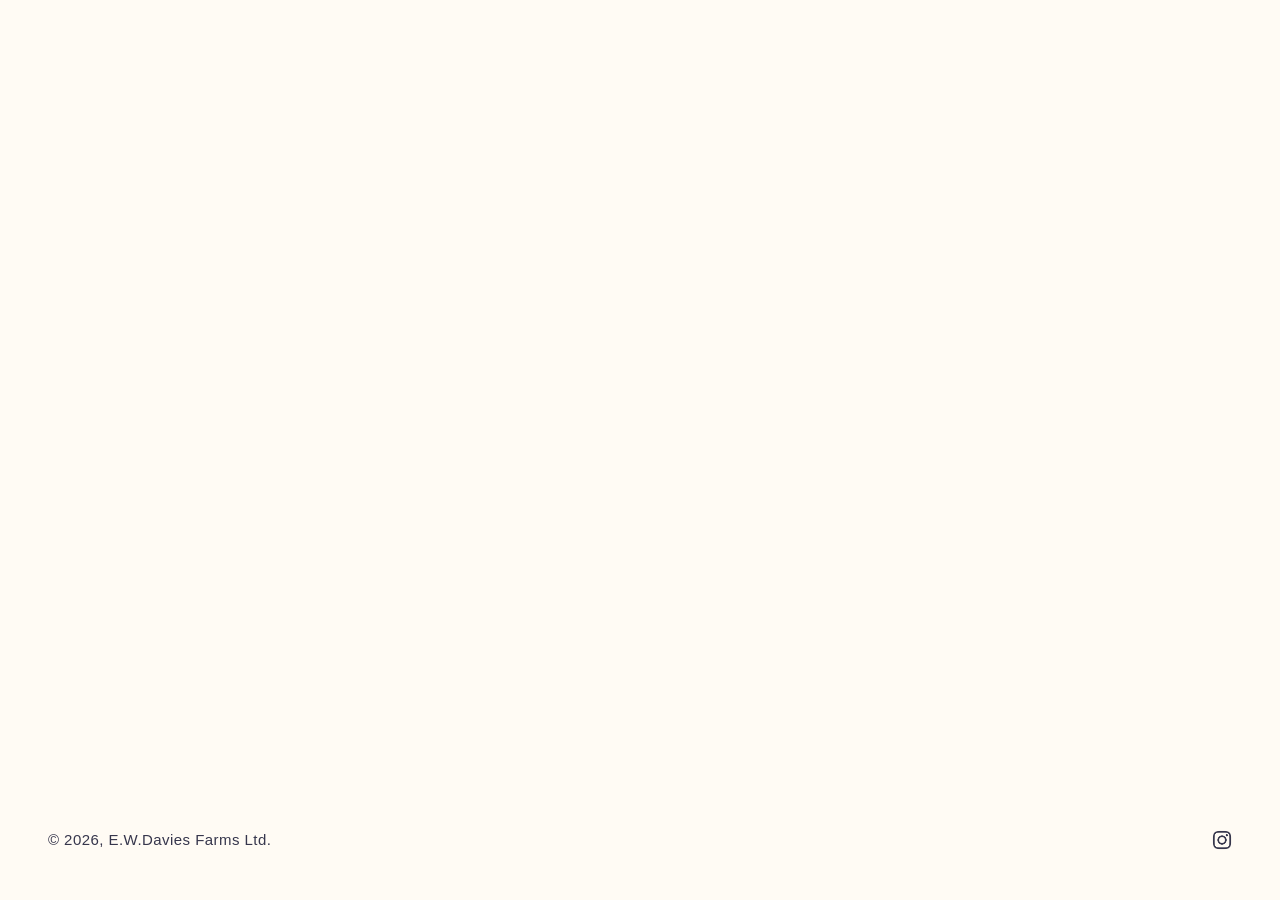
<file: index.html>
<!DOCTYPE html>
<html lang="en-GB">
<head>
  <meta charset="utf-8">
  <meta name="viewport" content="width=device-width, initial-scale=1">
  <title>Lark Vineyard</title>
  <meta name="description" content="Lark Vineyard — a family-owned micro-vineyard in Thaxted, Essex. Coming soon.">
  <link rel="icon" href="favicon.ico" sizes="16x16 32x32 48x48 64x64 128x128 256x256">
  <link rel="preconnect" href="https://api.fontshare.com" crossorigin>
  <link rel="stylesheet" href="https://api.fontshare.com/v2/css?f%5B%5D=ranade@400,500&amp;display=swap">
  <link rel="stylesheet" href="css/styles.css">
  <script src="js/site.js"></script>
</head>
<body>
  <main class="landing">
    <img
      class="landing__logo"
      src="logos/Primary%20Logo_Twilight%20Pinot%20Noir.png"
      alt="Lark Vineyard"
      width="4167"
      height="4303">
  </main>

  <footer class="footer">
    <p class="footer__copyright">&copy; 2026, E.W.Davies Farms Ltd.</p>
    <a
      class="footer__social"
      href="https://www.instagram.com/larkvineyard/"
      target="_blank"
      rel="noopener noreferrer"
      aria-label="Lark Vineyard on Instagram">
      <img class="footer__social-icon" src="logos/instagram.png" alt="" width="600" height="600">
    </a>
  </footer>
</body>
</html>
</file>
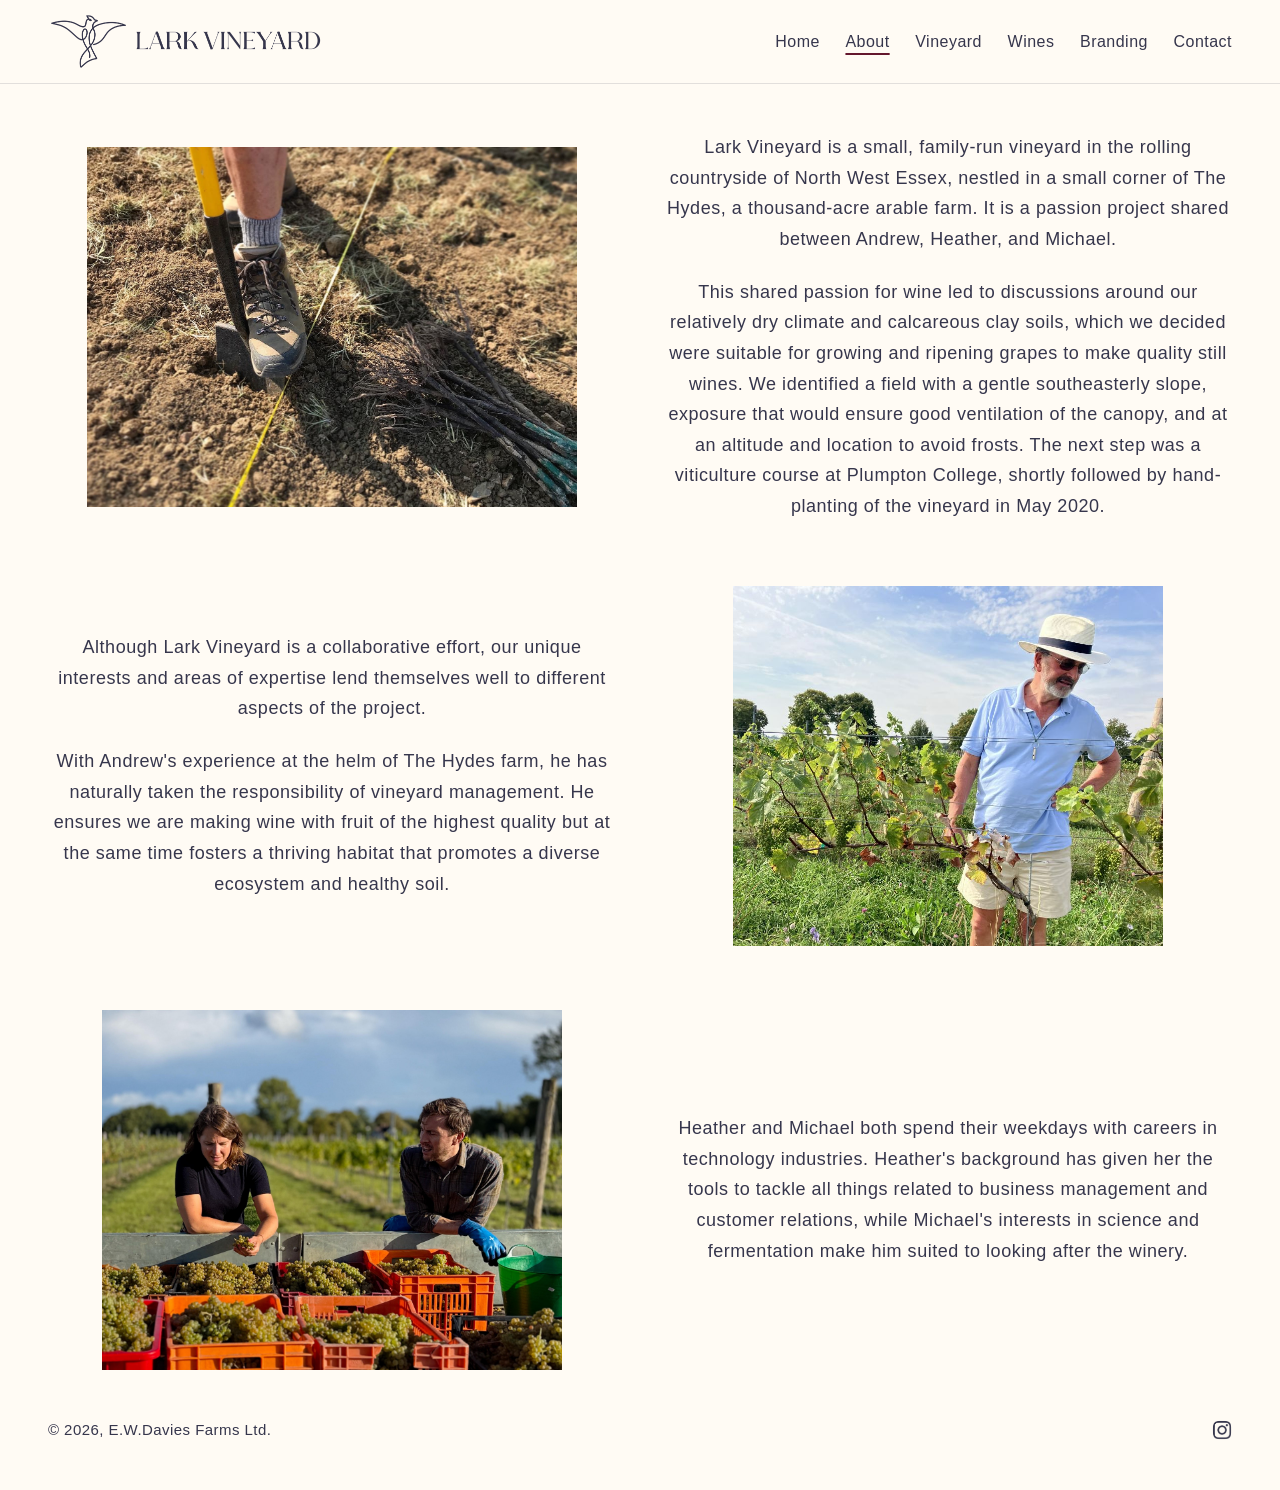
<file: about.html>
<!DOCTYPE html>
<html lang="en-GB">
<head>
  <meta charset="utf-8">
  <meta name="viewport" content="width=device-width, initial-scale=1">
  <title>Lark Vineyard — About</title>
  <meta name="description" content="Lark Vineyard — a family-owned micro-vineyard and winery in northwest Essex.">
  <meta name="robots" content="noindex">
  <link rel="icon" href="favicon.ico" sizes="16x16 32x32 48x48 64x64 128x128 256x256">
  <link rel="preconnect" href="https://api.fontshare.com" crossorigin>
  <link rel="stylesheet" href="https://api.fontshare.com/v2/css?f%5B%5D=ranade@400,500&amp;display=swap">
  <link rel="stylesheet" href="css/styles.css">
  <script src="js/site.js"></script>
</head>
<body>
  <header class="navbar">
    <a class="navbar__home" href="home.html" aria-label="Lark Vineyard home">
      <img
        class="navbar__logo"
        src="logos/Horizontal_Twilight%20Pinot%20Noir.png"
        alt=""
        width="8751"
        height="1878">
    </a>

    <nav class="navbar__nav" aria-label="Main">
      <ul class="navbar__list">
        <li><a class="navbar__link" href="home.html">Home</a></li>
        <li><a class="navbar__link" href="about.html" aria-current="page">About</a></li>
        <li><a class="navbar__link" href="vineyard.html">Vineyard</a></li>
        <li><a class="navbar__link" href="wines.html">Wines</a></li>
        <li><a class="navbar__link" href="branding.html">Branding</a></li>
        <li><a class="navbar__link" href="contact.html">Contact</a></li>
      </ul>
    </nav>
  </header>

  <main class="page page--alt-rows">
    <!-- Row 1: Image left, text right -->
    <div class="alt-row alt-row--img-left">
      <figure class="alt-row__figure">
        <img
          class="alt-row__photo"
          src="photos/About/Plant.jpg"
          alt="Plant growth in the vineyard"
          width="2000"
          height="1500"
          decoding="async">
      </figure>
      <div class="alt-row__text">
        <p>Lark Vineyard is a small, family-run vineyard in the rolling countryside of North West Essex, nestled in a small corner of The Hydes, a thousand-acre arable farm. It is a passion project shared between Andrew, Heather, and Michael.</p>
        <p>This shared passion for wine led to discussions around our relatively dry climate and calcareous clay soils, which we decided were suitable for growing and ripening grapes to make quality still wines. We identified a field with a gentle southeasterly slope, exposure that would ensure good ventilation of the canopy, and at an altitude and location to avoid frosts. The next step was a viticulture course at Plumpton College, shortly followed by hand-planting of the vineyard in May 2020.</p>
      </div>
    </div>

    <!-- Row 2: Text left, image right -->
    <div class="alt-row alt-row--img-right">
      <div class="alt-row__text">
        <p>Although Lark Vineyard is a collaborative effort, our unique interests and areas of expertise lend themselves well to different aspects of the project.</p>
        <p>With Andrew's experience at the helm of The Hydes farm, he has naturally taken the responsibility of vineyard management. He ensures we are making wine with fruit of the highest quality but at the same time fosters a thriving habitat that promotes a diverse ecosystem and healthy soil.</p>
      </div>
      <figure class="alt-row__figure">
        <img
          class="alt-row__photo"
          src="photos/About/Andrew.jpg"
          alt="Andrew at the vineyard"
          width="2000"
          height="1500"
          decoding="async">
      </figure>
    </div>

    <!-- Row 3: Image left, text right -->
    <div class="alt-row alt-row--img-left">
      <figure class="alt-row__figure">
        <img
          class="alt-row__photo"
          src="photos/About/HnM.JPG"
          alt="Heather and Michael"
          width="2000"
          height="1500"
          decoding="async">
      </figure>
      <div class="alt-row__text">
        <p>Heather and Michael both spend their weekdays with careers in technology industries. Heather's background has given her the tools to tackle all things related to business management and customer relations, while Michael's interests in science and fermentation make him suited to looking after the winery.</p>
      </div>
    </div>
  </main>

  <footer class="footer">
    <p class="footer__copyright">&copy; 2026, E.W.Davies Farms Ltd.</p>
    <a
      class="footer__social"
      href="https://www.instagram.com/larkvineyard/"
      target="_blank"
      rel="noopener noreferrer"
      aria-label="Lark Vineyard on Instagram">
      <img class="footer__social-icon" src="logos/instagram.png" alt="" width="600" height="600">
    </a>
  </footer>
</body>
</html>
</file>
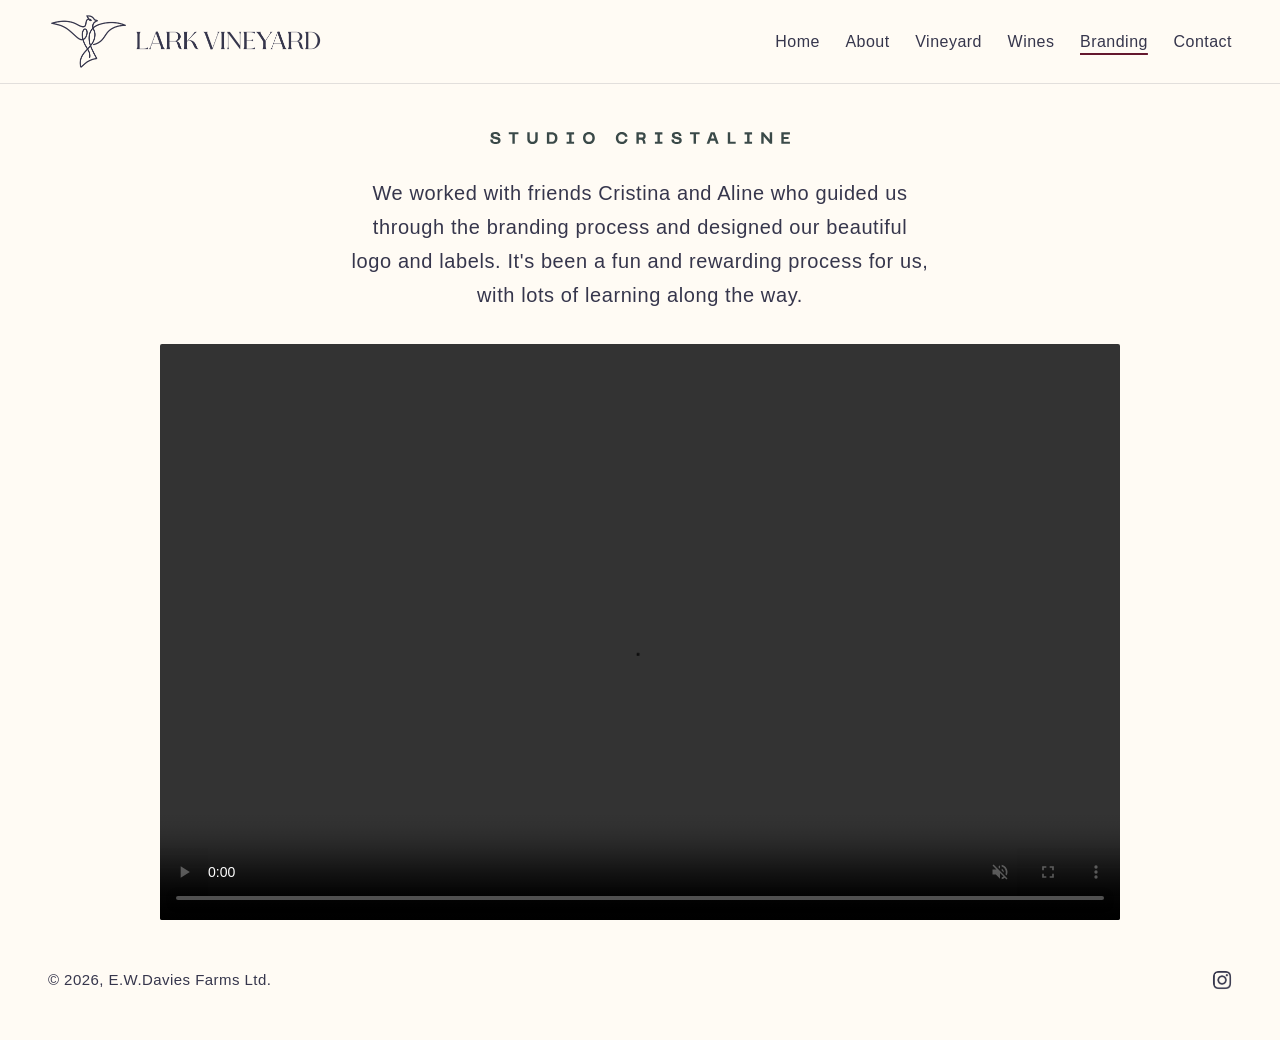
<file: branding.html>
<!DOCTYPE html>
<html lang="en-GB">
<head>
  <meta charset="utf-8">
  <meta name="viewport" content="width=device-width, initial-scale=1">
  <title>Lark Vineyard — Branding</title>
  <meta name="description" content="Lark Vineyard — a family-owned micro-vineyard and winery in northwest Essex.">
  <meta name="robots" content="noindex">
  <link rel="icon" href="favicon.ico" sizes="16x16 32x32 48x48 64x64 128x128 256x256">
  <link rel="preconnect" href="https://api.fontshare.com" crossorigin>
  <link rel="stylesheet" href="https://api.fontshare.com/v2/css?f%5B%5D=ranade@400,500&amp;display=swap">
  <link rel="stylesheet" href="css/styles.css">
  <script src="js/site.js"></script>
</head>
<body>
  <header class="navbar">
    <a class="navbar__home" href="home.html" aria-label="Lark Vineyard home">
      <img
        class="navbar__logo"
        src="logos/Horizontal_Twilight%20Pinot%20Noir.png"
        alt=""
        width="8751"
        height="1878">
    </a>

    <nav class="navbar__nav" aria-label="Main">
      <ul class="navbar__list">
        <li><a class="navbar__link" href="home.html">Home</a></li>
        <li><a class="navbar__link" href="about.html">About</a></li>
        <li><a class="navbar__link" href="vineyard.html">Vineyard</a></li>
        <li><a class="navbar__link" href="wines.html">Wines</a></li>
        <li><a class="navbar__link" href="branding.html" aria-current="page">Branding</a></li>
        <li><a class="navbar__link" href="contact.html">Contact</a></li>
      </ul>
    </nav>
  </header>

  <main class="page">
    <a
      class="page__link"
      href="https://studiocristaline.com/projects/project-lark-vineyard/"
      target="_blank"
      rel="noopener noreferrer">
      <img
        class="page__wordmark"
        src="photos/Branding/Studio%20Cristaline.svg"
        alt="Studio Cristaline"
        width="4000"
        height="156">
    </a>

    <p class="page__caption">We worked with friends Cristina and Aline who guided us through the branding process and designed our beautiful logo and labels. It's been a fun and rewarding process for us, with lots of learning along the way.</p>

    <video
      class="page__video"
      autoplay
      loop
      muted
      controls
      preload="metadata"
      width="1440"
      height="864">
      <source src="photos/Branding/lark-video-1440x864.mp4" type="video/mp4">
      <p>Your browser can't play embedded video.
        <a class="page__text-link" href="photos/Branding/lark-video-1440x864.mp4">Download the Lark Vineyard video</a>.</p>
    </video>
  </main>

  <footer class="footer">
    <p class="footer__copyright">&copy; 2026, E.W.Davies Farms Ltd.</p>
    <a
      class="footer__social"
      href="https://www.instagram.com/larkvineyard/"
      target="_blank"
      rel="noopener noreferrer"
      aria-label="Lark Vineyard on Instagram">
      <img class="footer__social-icon" src="logos/instagram.png" alt="" width="600" height="600">
    </a>
  </footer>
</body>
</html>
</file>
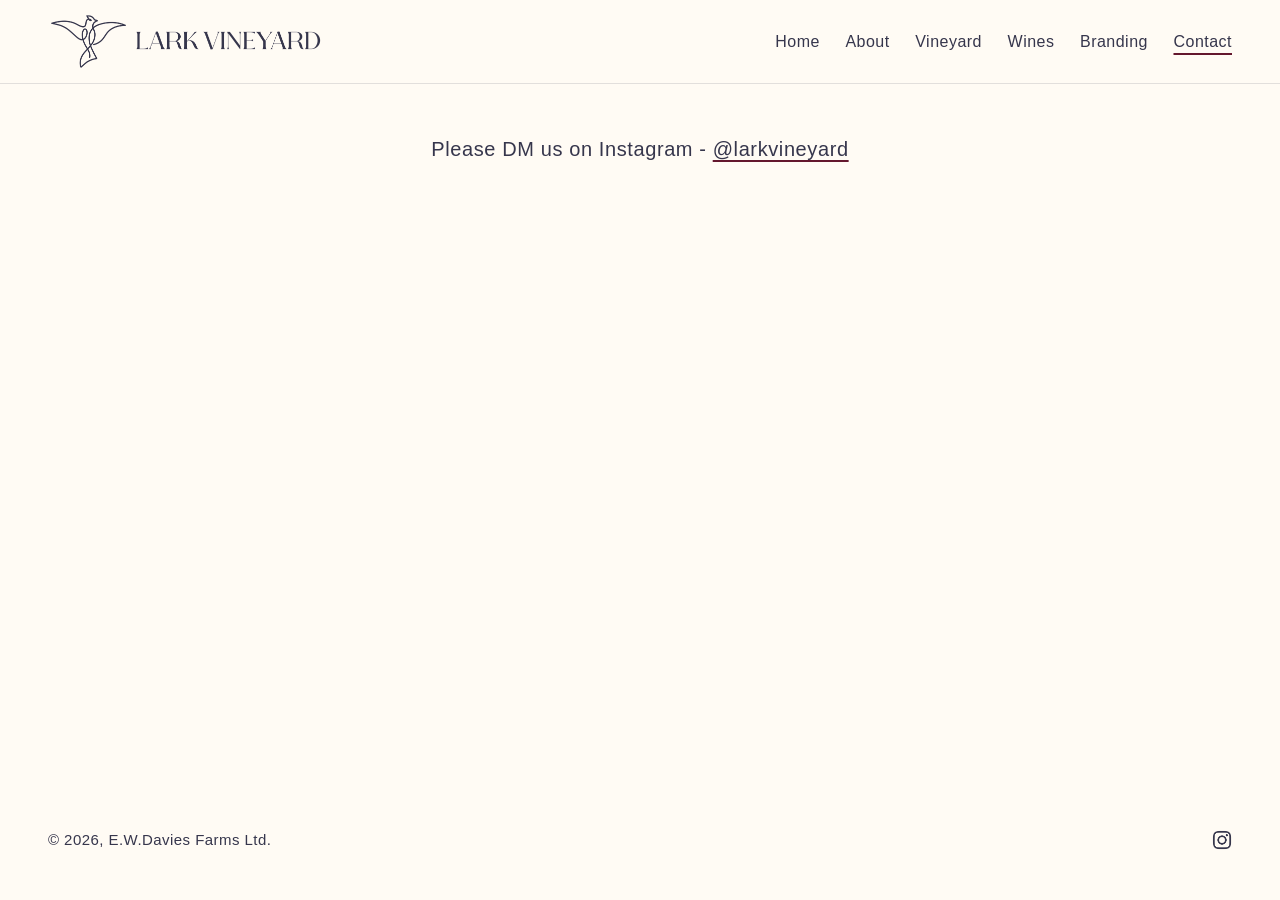
<file: contact.html>
<!DOCTYPE html>
<html lang="en-GB">
<head>
  <meta charset="utf-8">
  <meta name="viewport" content="width=device-width, initial-scale=1">
  <title>Lark Vineyard — Contact</title>
  <meta name="description" content="Lark Vineyard — a family-owned micro-vineyard and winery in northwest Essex.">
  <meta name="robots" content="noindex">
  <link rel="icon" href="favicon.ico" sizes="16x16 32x32 48x48 64x64 128x128 256x256">
  <link rel="preconnect" href="https://api.fontshare.com" crossorigin>
  <link rel="stylesheet" href="https://api.fontshare.com/v2/css?f%5B%5D=ranade@400,500&amp;display=swap">
  <link rel="stylesheet" href="css/styles.css">
  <script src="js/site.js"></script>
</head>
<body>
  <header class="navbar">
    <a class="navbar__home" href="home.html" aria-label="Lark Vineyard home">
      <img
        class="navbar__logo"
        src="logos/Horizontal_Twilight%20Pinot%20Noir.png"
        alt=""
        width="8751"
        height="1878">
    </a>

    <nav class="navbar__nav" aria-label="Main">
      <ul class="navbar__list">
        <li><a class="navbar__link" href="home.html">Home</a></li>
        <li><a class="navbar__link" href="about.html">About</a></li>
        <li><a class="navbar__link" href="vineyard.html">Vineyard</a></li>
        <li><a class="navbar__link" href="wines.html">Wines</a></li>
        <li><a class="navbar__link" href="branding.html">Branding</a></li>
        <li><a class="navbar__link" href="contact.html" aria-current="page">Contact</a></li>
      </ul>
    </nav>
  </header>

  <main class="page">
    <p class="page__caption">Please DM us on Instagram -
      <a
        class="page__text-link"
        href="https://www.instagram.com/larkvineyard/"
        target="_blank"
        rel="noopener noreferrer">@larkvineyard</a></p>
  </main>

  <footer class="footer">
    <p class="footer__copyright">&copy; 2026, E.W.Davies Farms Ltd.</p>
    <a
      class="footer__social"
      href="https://www.instagram.com/larkvineyard/"
      target="_blank"
      rel="noopener noreferrer"
      aria-label="Lark Vineyard on Instagram">
      <img class="footer__social-icon" src="logos/instagram.png" alt="" width="600" height="600">
    </a>
  </footer>
</body>
</html>
</file>
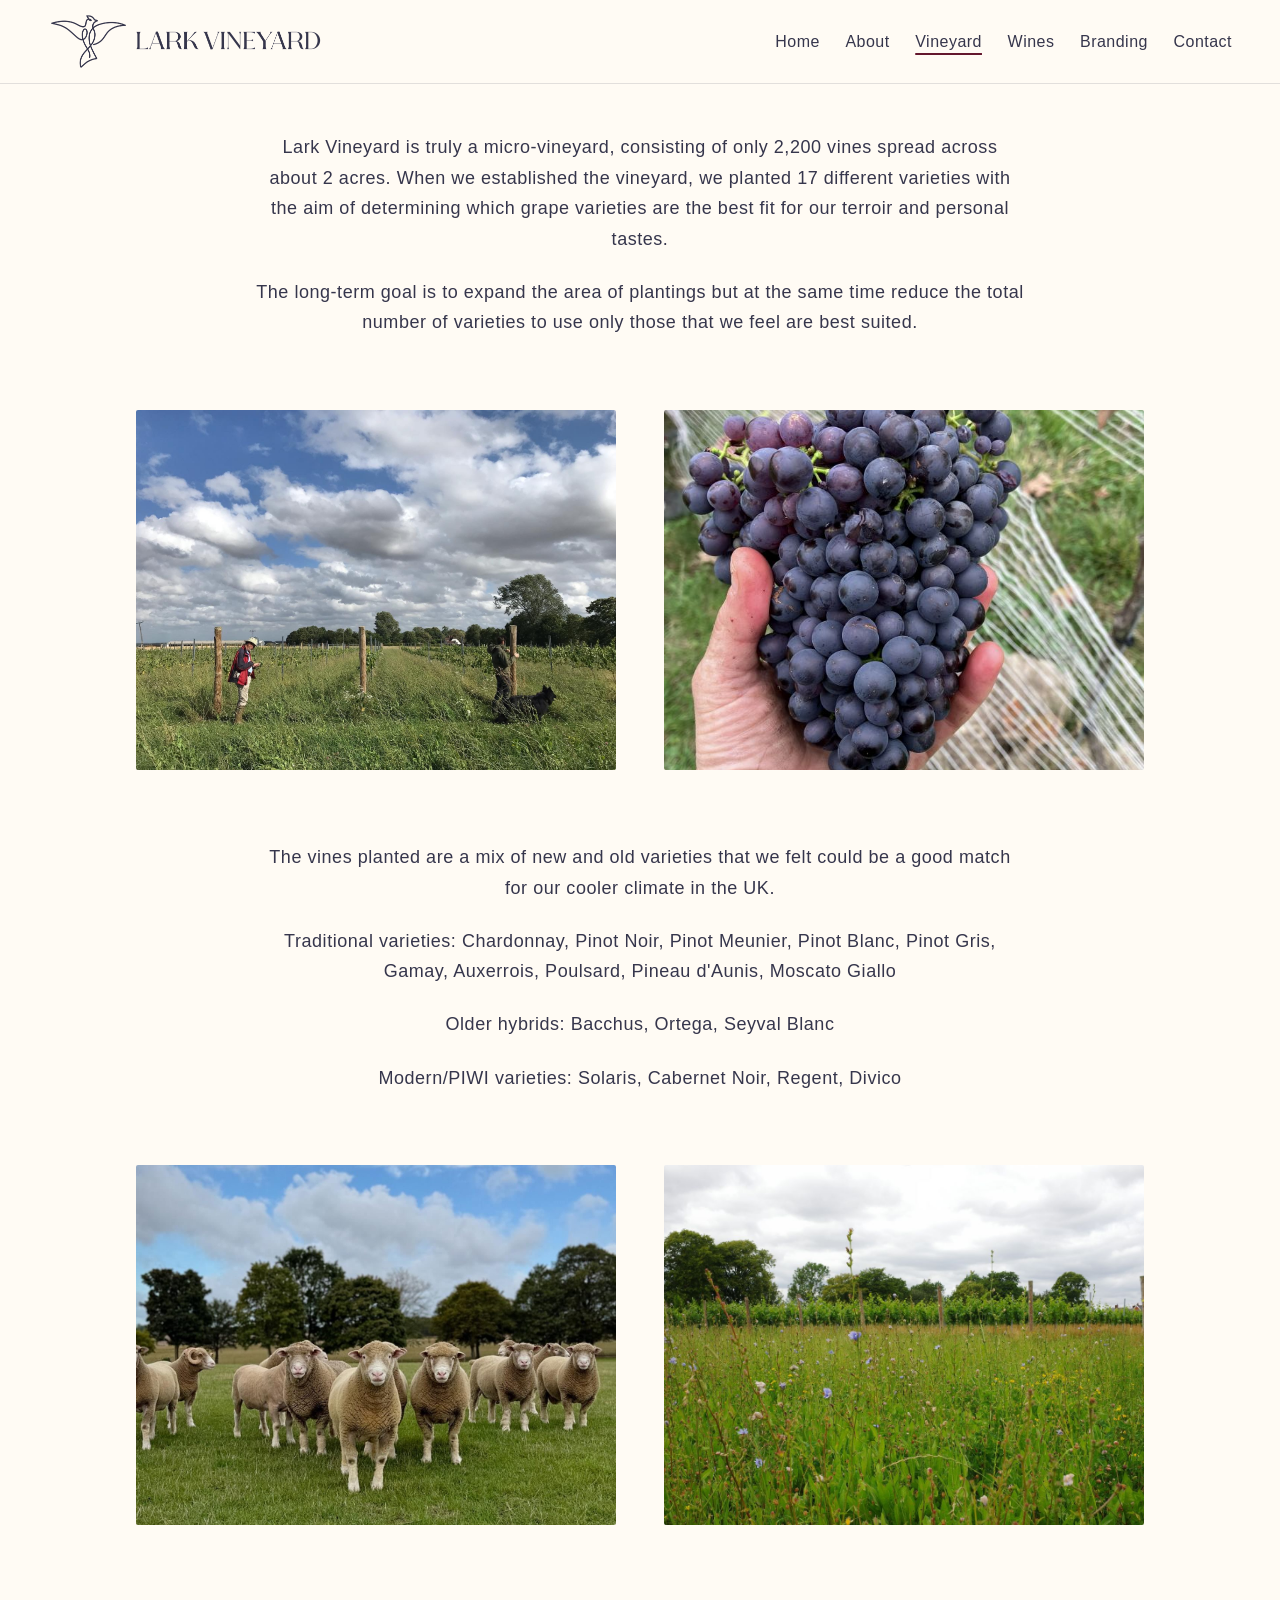
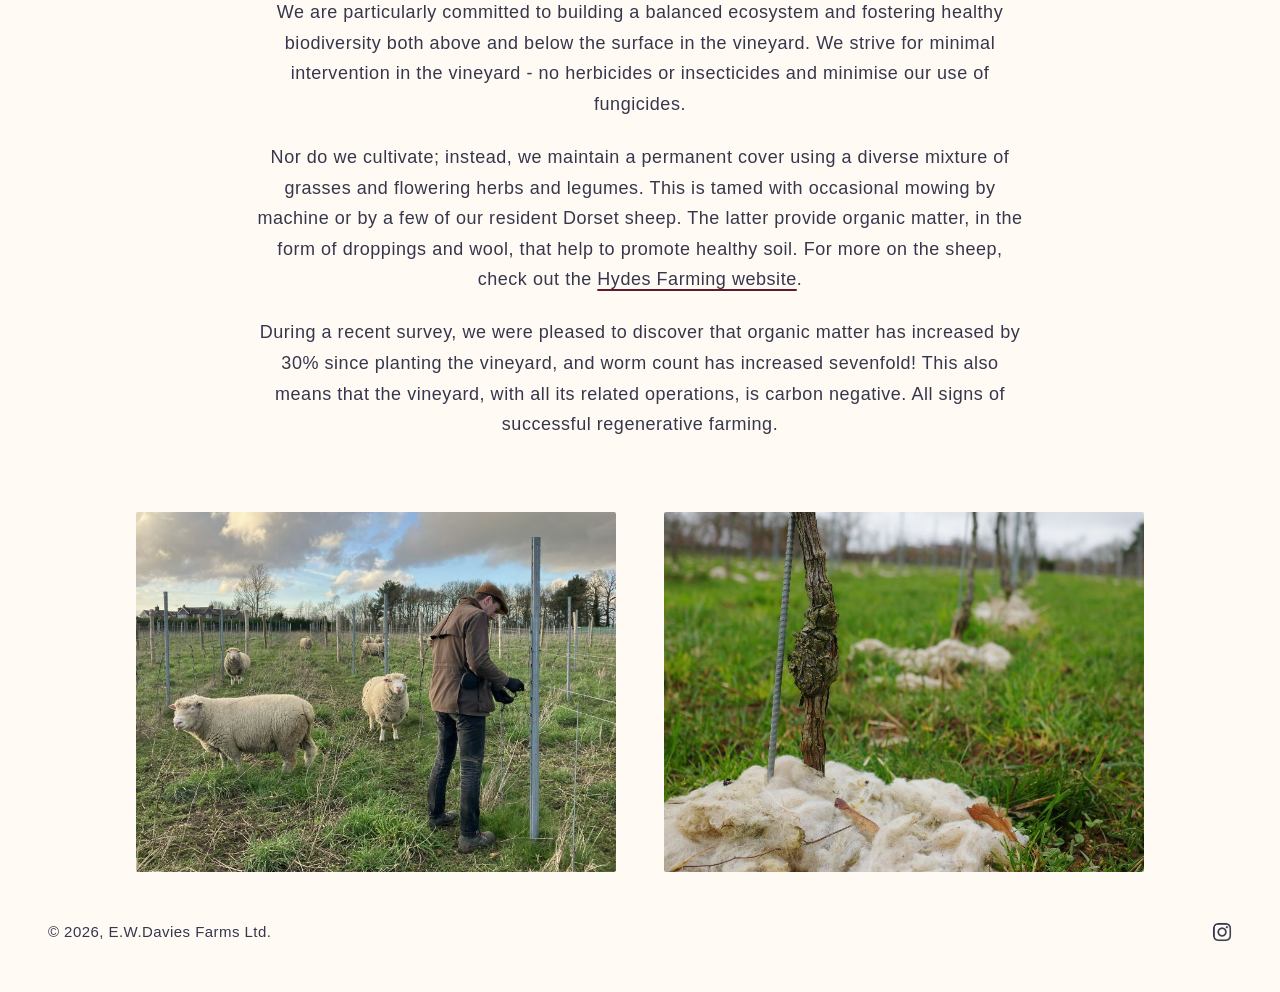
<file: vineyard.html>
<!DOCTYPE html>
<html lang="en-GB">
<head>
  <meta charset="utf-8">
  <meta name="viewport" content="width=device-width, initial-scale=1">
  <title>Lark Vineyard — Vineyard</title>
  <meta name="description" content="Lark Vineyard — a family-owned micro-vineyard and winery in northwest Essex.">
  <meta name="robots" content="noindex">
  <link rel="icon" href="favicon.ico" sizes="16x16 32x32 48x48 64x64 128x128 256x256">
  <link rel="preconnect" href="https://api.fontshare.com" crossorigin>
  <link rel="stylesheet" href="https://api.fontshare.com/v2/css?f%5B%5D=ranade@400,500&amp;display=swap">
  <link rel="stylesheet" href="css/styles.css">
  <script src="js/site.js"></script>
</head>
<body>
  <header class="navbar">
    <a class="navbar__home" href="home.html" aria-label="Lark Vineyard home">
      <img
        class="navbar__logo"
        src="logos/Horizontal_Twilight%20Pinot%20Noir.png"
        alt=""
        width="8751"
        height="1878">
    </a>

    <nav class="navbar__nav" aria-label="Main">
      <ul class="navbar__list">
        <li><a class="navbar__link" href="home.html">Home</a></li>
        <li><a class="navbar__link" href="about.html">About</a></li>
        <li><a class="navbar__link" href="vineyard.html" aria-current="page">Vineyard</a></li>
        <li><a class="navbar__link" href="wines.html">Wines</a></li>
        <li><a class="navbar__link" href="branding.html">Branding</a></li>
        <li><a class="navbar__link" href="contact.html">Contact</a></li>
      </ul>
    </nav>
  </header>

  <main class="page page--sections">
    <!-- Section 1: Text -->
    <section class="page-section">
      <div class="page-section__text">
        <p>Lark Vineyard is truly a micro-vineyard, consisting of only 2,200 vines spread across about 2 acres. When we established the vineyard, we planted 17 different varieties with the aim of determining which grape varieties are the best fit for our terroir and personal tastes.</p>
        <p>The long-term goal is to expand the area of plantings but at the same time reduce the total number of varieties to use only those that we feel are best suited.</p>
      </div>
    </section>

    <!-- Section 2: Images side-by-side -->
    <section class="page-section">
      <div class="page-section__images">
        <figure class="side-by-side__figure">
          <img
            class="side-by-side__photo"
            src="photos/Vineyard/Cover.jpg"
            alt="Vineyard canopy"
            width="2000"
            height="1500"
            decoding="async">
        </figure>
        <figure class="side-by-side__figure">
          <img
            class="side-by-side__photo"
            src="photos/Vineyard/Bunch.jpg"
            alt="Grape bunch on the vine"
            width="2000"
            height="1500"
            decoding="async">
        </figure>
      </div>
    </section>

    <!-- Section 3: Text with varieties -->
    <section class="page-section">
      <div class="page-section__text">
        <p>The vines planted are a mix of new and old varieties that we felt could be a good match for our cooler climate in the UK.</p>
        <p><strong>Traditional varieties:</strong> Chardonnay, Pinot Noir, Pinot Meunier, Pinot Blanc, Pinot Gris, Gamay, Auxerrois, Poulsard, Pineau d'Aunis, Moscato Giallo</p>
        <p><strong>Older hybrids:</strong> Bacchus, Ortega, Seyval Blanc</p>
        <p><strong>Modern/PIWI varieties:</strong> Solaris, Cabernet Noir, Regent, Divico</p>
      </div>
    </section>

    <!-- Section 4: Images side-by-side -->
    <section class="page-section">
      <div class="page-section__images">
        <figure class="side-by-side__figure">
          <img
            class="side-by-side__photo"
            src="photos/Vineyard/Squad.jpg"
            alt="Sheep in the vineyard"
            width="2000"
            height="1500"
            decoding="async">
        </figure>
        <figure class="side-by-side__figure">
          <img
            class="side-by-side__photo"
            src="photos/Vineyard/Flowers.JPG"
            alt="Wildflowers in the vineyard"
            width="2000"
            height="1500"
            decoding="async">
        </figure>
      </div>
    </section>

    <!-- Section 5: Text about ecosystem -->
    <section class="page-section">
      <div class="page-section__text">
        <p>We are particularly committed to building a balanced ecosystem and fostering healthy biodiversity both above and below the surface in the vineyard. We strive for minimal intervention in the vineyard - no herbicides or insecticides and minimise our use of fungicides.</p>
        <p>Nor do we cultivate; instead, we maintain a permanent cover using a diverse mixture of grasses and flowering herbs and legumes. This is tamed with occasional mowing by machine or by a few of our resident Dorset sheep. The latter provide organic matter, in the form of droppings and wool, that help to promote healthy soil. For more on the sheep, check out the <a class="page__text-link" href="http://www.ewdaviesfarms.co.uk/index.php/the-farm/hydes-farming" target="_blank" rel="noopener noreferrer">Hydes Farming website</a>.</p>
        <p>During a recent survey, we were pleased to discover that organic matter has increased by 30% since planting the vineyard, and worm count has increased sevenfold! This also means that the vineyard, with all its related operations, is carbon negative. All signs of successful regenerative farming.</p>
      </div>
    </section>

    <!-- Section 6: Images side-by-side -->
    <section class="page-section">
      <div class="page-section__images">
        <figure class="side-by-side__figure">
          <img
            class="side-by-side__photo"
            src="photos/Vineyard/Help.jpg"
            alt="Help at the vineyard"
            width="2000"
            height="1500"
            decoding="async">
        </figure>
        <figure class="side-by-side__figure">
          <img
            class="side-by-side__photo"
            src="photos/Vineyard/Mulch.JPG"
            alt="Mulch in the vineyard"
            width="2000"
            height="1500"
            decoding="async">
        </figure>
      </div>
    </section>
  </main>

  <footer class="footer">
    <p class="footer__copyright">&copy; 2026, E.W.Davies Farms Ltd.</p>
    <a
      class="footer__social"
      href="https://www.instagram.com/larkvineyard/"
      target="_blank"
      rel="noopener noreferrer"
      aria-label="Lark Vineyard on Instagram">
      <img class="footer__social-icon" src="logos/instagram.png" alt="" width="600" height="600">
    </a>
  </footer>
</body>
</html>
</file>
<file: css/styles.css>
/* Lark Vineyard
   Colours and type per BRAND MANUAL (brand_manual/BRAND MANUAL.pdf) */

/* Gastela Serif — the manual's titles/headers face, used sparingly. */
@font-face {
  font-family: "Gastela Serif";
  src: url("../fonts/Gastela-Serif.woff2") format("woff2");
  font-weight: 400;
  font-style: normal;
  font-display: swap;
}

:root {
  /* Primary colours */
  --earthbound-wool: #fffbf4;
  --twilight-pinot-noir: #36364c;

  /* Accent colours (unused on the landing page, kept for consistency) */
  --solaris-glow: #c9a971;
  --crushed-velvet: #64172d;
  --cutting-green: #445c57;

  /* Ranade for body/supporting text, Gastela Serif for titles (now bundled
     in fonts/, with a serif stack behind it). */
  --font-body: "Ranade", "Helvetica Neue", Arial, sans-serif;
  --font-display: "Gastela Serif", Georgia, "Times New Roman", serif;

  /* Twilight Pinot Noir at low alpha, for hairline rules and borders. */
  --rule: rgba(54, 54, 76, 0.14);

  /* Shared page gutter, so the copyright line aligns with page content. */
  --page-padding: clamp(1.5rem, 4vw, 3rem);

  /* Bottom line: the social icon is set slightly larger than the copyright. */
  --copyright-size: clamp(0.75rem, 1.3vw, 0.9375rem);
  --social-icon-size: calc(var(--copyright-size) * 1.35);
}

*,
*::before,
*::after {
  box-sizing: border-box;
}

/* Leaves room for the sticky header when jumping to an in-page anchor. */
html {
  scroll-padding-top: 6rem;
}

body {
  margin: 0;
  min-height: 100svh;
  display: flex;
  flex-direction: column;
  background-color: var(--earthbound-wool);
  color: var(--twilight-pinot-noir);
  font-family: var(--font-body);
  -webkit-font-smoothing: antialiased;
}

.landing {
  position: relative;
  flex: 1;
  display: flex;
  align-items: center;
  justify-content: center;
  padding: var(--page-padding);
}

/* The logo doubles as the way into the rest of the site, so it sits in a
   button stripped of its native styling. */
.landing__gate-trigger {
  padding: 0;
  border: 0;
  border-radius: 2px;
  background: none;
  color: inherit;
  font: inherit;
  cursor: pointer;
}

.landing__gate-trigger:focus-visible {
  outline: 1px solid currentColor;
  outline-offset: 6px;
}

/* Primary logo, centred on screen. Scales with the viewport but never drops
   below the 45px digital minimum from the manual's sizing rules. */
.landing__logo {
  display: block;
  width: clamp(45px, min(42vw, 42vh), 460px);
  height: auto;
}

/* "Coming soon..." sits at the bottom of the screen.
   Ranade body text: 14–18px, tracking 30 (~0.03em), leading 1.5+. */
.landing__message {
  position: absolute;
  bottom: var(--page-padding);
  left: 50%;
  transform: translateX(-50%);
  margin: 0;
  font-size: clamp(0.875rem, 1.6vw, 1.125rem);
  letter-spacing: 0.03em;
  line-height: 1.6;
  white-space: nowrap;
}

/* Bottom line of the page: copyright on the left, social link on the right. */
.footer {
  display: flex;
  align-items: center;
  justify-content: space-between;
  gap: 1rem;
  padding: 0 var(--page-padding) var(--page-padding);
}

.footer__copyright {
  margin: 0;
  text-align: left;
  font-size: var(--copyright-size);
  letter-spacing: 0.03em;
  line-height: 1.6;
}

/* Padding widens the tap target; the matching negative margin keeps the icon
   optically flush with the page gutter. */
.footer__social {
  display: inline-flex;
  padding: 0.5rem;
  margin: -0.5rem;
  border-radius: 4px;
  color: inherit;
  transition: opacity 0.2s ease;
}

.footer__social:hover {
  opacity: 0.65;
}

.footer__social:focus-visible {
  outline: 1px solid currentColor;
  outline-offset: 2px;
}

.footer__social-icon {
  display: block;
  width: var(--social-icon-size);
  height: auto;
}

/* --- Secret-code prompt --------------------------------------------------- */

.gate {
  width: min(24rem, calc(100vw - 2 * var(--page-padding)));
  padding: clamp(1.5rem, 3vw, 2.25rem);
  border: 1px solid var(--rule);
  border-radius: 2px;
  background-color: var(--earthbound-wool);
  color: var(--twilight-pinot-noir);
  font-family: var(--font-body);
}

.gate::backdrop {
  background-color: rgba(54, 54, 76, 0.55);
}

/* Titles are Gastela's job in the manual; the serif stack stands in. */
.gate__title {
  margin: 0;
  font-family: var(--font-display);
  font-size: clamp(1.125rem, 2.4vw, 1.5rem);
  font-weight: 400;
  letter-spacing: 0.1em;
  text-transform: uppercase;
}

.gate__hint,
.gate__label {
  font-size: clamp(0.875rem, 1.6vw, 1rem);
  letter-spacing: 0.03em;
  line-height: 1.6;
}

.gate__hint {
  margin: 0.75rem 0 1.5rem;
}

.gate__label {
  display: block;
  margin-bottom: 0.5rem;
}

.gate__input {
  width: 100%;
  padding: 0.625rem 0.75rem;
  border: 1px solid var(--rule);
  border-radius: 2px;
  background-color: var(--earthbound-wool);
  color: inherit;
  font-family: inherit;
  font-size: 1rem; /* 16px keeps iOS from zooming on focus. */
  letter-spacing: 0.03em;
}

.gate__input:focus-visible {
  outline: 1px solid var(--twilight-pinot-noir);
  outline-offset: 1px;
}

/* Crushed Velvet is the manual's callout colour. */
.gate__error {
  margin: 0;
  min-height: 1.6em; /* Reserved, so the dialog doesn't jump on error. */
  color: var(--crushed-velvet);
  font-size: clamp(0.875rem, 1.6vw, 1rem);
  letter-spacing: 0.03em;
  line-height: 1.6;
}

.gate__actions {
  display: flex;
  justify-content: flex-end;
  gap: 0.75rem;
  margin-top: 1rem;
}

/* Solaris Glow is the manual's colour for website CTAs. */
.gate__button {
  padding: 0.625rem 1.25rem;
  border: 1px solid transparent;
  border-radius: 2px;
  background-color: var(--solaris-glow);
  color: var(--twilight-pinot-noir);
  font-family: inherit;
  font-size: clamp(0.875rem, 1.6vw, 1rem);
  letter-spacing: 0.03em;
  cursor: pointer;
  transition: opacity 0.2s ease;
}

.gate__button--quiet {
  background-color: transparent;
  border-color: var(--rule);
}

.gate__button:hover {
  opacity: 0.8;
}

.gate__button:focus-visible {
  outline: 1px solid var(--twilight-pinot-noir);
  outline-offset: 2px;
}

/* --- Sticky header (rest of the site) ------------------------------------ */

.navbar {
  position: sticky;
  top: 0;
  z-index: 10;
  display: flex;
  align-items: center;
  justify-content: space-between;
  flex-wrap: wrap;
  gap: 0.5rem 1.5rem;
  padding: 0.75rem var(--page-padding);
  background-color: var(--earthbound-wool);
  border-bottom: 1px solid var(--rule);
}

.navbar__home {
  display: inline-flex;
  border-radius: 2px;
  color: inherit;
}

.navbar__home:focus-visible {
  outline: 1px solid currentColor;
  outline-offset: 4px;
}

/* Horizontal (secondary) logo — the manual's choice for website headers.
   Held above its 100px digital minimum at every viewport. 25% larger than before. */
.navbar__logo {
  display: block;
  width: clamp(150px, 25vw, 275px);
  height: auto;
}

.navbar__list {
  display: flex;
  flex-wrap: wrap;
  align-items: center;
  gap: 0.5rem clamp(0.875rem, 2vw, 1.75rem);
  margin: 0;
  padding: 0;
  list-style: none;
}

.navbar__link {
  color: inherit;
  text-decoration: none;
  font-size: clamp(0.875rem, 1.4vw, 1rem);
  letter-spacing: 0.03em;
  line-height: 1.6;
  transition: opacity 0.2s ease;
}

.navbar__link:hover {
  opacity: 0.65;
}

.navbar__link:focus-visible {
  outline: 1px solid currentColor;
  outline-offset: 4px;
}

/* Current page is marked with a Crushed Velvet underline. */
.navbar__link[aria-current="page"] {
  text-decoration: underline;
  text-decoration-color: var(--crushed-velvet);
  text-decoration-thickness: 2px;
  text-underline-offset: 0.4em;
}

/* On narrow screens the menu drops below the logo and centres itself. */
@media (max-width: 40rem) {
  .navbar {
    justify-content: center;
  }

  .navbar__nav {
    width: 100%;
  }

  .navbar__list {
    justify-content: center;
  }
}

/* --- Page content -------------------------------------------------------- */

.page {
  flex: 1;
  display: flex;
  flex-direction: column;
  align-items: center;
  gap: clamp(1.25rem, 3vw, 2rem);
  padding: clamp(1.5rem, 4vw, 3rem) var(--page-padding);
  text-align: center;
}

.page__caption {
  max-width: 52ch;
  margin: 0;
  font-size: clamp(1rem, 1.8vw, 1.25rem);
  letter-spacing: 0.03em;
  line-height: 1.7;
}

.page__caption--figure {
  margin: clamp(1rem, 2vw, 1.5rem) auto 0;
}

/* Photos scale with the viewport and stay short enough to sit on one screen
   alongside the header and bottom line. */
.page__figure {
  width: min(100%, 60rem);
  margin: 0;
}

/* max-* with auto width/height lets the browser fit the photo inside both
   limits while keeping its aspect ratio. Setting width:100% alongside
   max-height instead would squash the image. */
.page__photo {
  display: block;
  width: auto;
  height: auto;
  max-width: 100%;
  max-height: 540px;
  margin-inline: auto;
  border-radius: 2px;
}

.page__video {
  display: block;
  width: min(100%, 60rem);
  height: auto;
  aspect-ratio: 1440 / 864;
  max-height: 70svh;
  object-fit: contain;
  border-radius: 2px;
  background-color: rgba(54, 54, 76, 0.06);
}

/* Studio Cristaline's own wordmark, in their own colour. Doubled in size. */
.page__wordmark {
  display: block;
  width: 100%;
  max-width: none;
  height: auto;
}

.page__link {
  display: inline-block;
  border-radius: 2px;
  color: inherit;
}

.page__link:focus-visible {
  outline: 1px solid currentColor;
  outline-offset: 4px;
}

.page__text-link {
  color: inherit;
  text-decoration: underline;
  text-decoration-color: var(--crushed-velvet);
  text-decoration-thickness: 2px;
  text-underline-offset: 0.2em;
}

.page__text-link:hover {
  opacity: 0.7;
}

/* --- Home page: welcome section with text and photo side-by-side ----------- */

.page--home {
  align-items: stretch;
}

.home__welcome {
  display: grid;
  grid-template-columns: 1fr 1fr;
  gap: clamp(1.5rem, 4vw, 3rem);
  align-items: center;
  width: 100%;
}

.home__text {
  max-width: 30rem;
  justify-self: end;
  font-size: clamp(0.9375rem, 1.8vw, 1.125rem);
  letter-spacing: 0.03em;
  line-height: 1.7;
  text-align: center;
  width: 100%;
}

.home__text p {
  margin: 0;
}

.home__figure {
  margin: 0;
  padding: 0;
  max-width: 30rem;
  justify-self: start;
  width: 100%;
}

.home__photo {
  display: block;
  width: 100%;
  height: auto;
  max-height: 480px;
  border-radius: 2px;
}

.home__news {
  max-width: 60ch;
  width: 100%;
  margin-top: clamp(2rem, 5vw, 4rem);
  margin-left: auto;
  margin-right: auto;
  text-align: center;
}

.home__news-title {
  margin: 0 0 1rem 0;
  font-family: var(--font-display);
  font-size: clamp(1.125rem, 2.4vw, 1.5rem);
  font-weight: 400;
  letter-spacing: 0.1em;
  text-transform: uppercase;
  text-align: center;
}

.home__news-text {
  max-width: 60ch;
  margin: 0;
  font-size: clamp(0.9375rem, 1.8vw, 1.125rem);
  letter-spacing: 0.03em;
  line-height: 1.7;
}

.home__gallery {
  width: 100%;
  margin-top: clamp(2rem, 5vw, 4rem);
  display: flex;
  flex-direction: column;
  gap: clamp(0.75rem, 2vw, 1.5rem);
}

.home__gallery-row {
  display: flex;
  gap: clamp(0.75rem, 2vw, 1.5rem);
  justify-content: center;
}

.home__gallery-figure {
  margin: 0;
  padding: 0;
  flex: 0 1 auto;
  height: clamp(150px, 25vw, 300px);
}

.home__gallery-photo {
  display: block;
  width: auto;
  height: 100%;
  object-fit: cover;
  border-radius: 2px;
}

@media (max-width: 48rem) {
  .home__welcome {
    grid-template-columns: 1fr;
  }
}

/* --- About page: alternating rows layout ------------------------------------- */

.page--alt-rows {
  gap: clamp(2rem, 5vw, 4rem);
}

.alt-row {
  display: grid;
  grid-template-columns: 1fr 1fr;
  gap: clamp(1.5rem, 4vw, 3rem);
  align-items: center;
}

.alt-row__figure {
  margin: 0;
  max-height: 360px;
}

.alt-row__photo {
  display: block;
  width: 100%;
  height: 100%;
  max-height: 360px;
  object-fit: contain;
  border-radius: 2px;
}

.alt-row__text {
  font-size: clamp(0.9375rem, 1.8vw, 1.125rem);
  letter-spacing: 0.03em;
  line-height: 1.7;
}

.alt-row__text p {
  margin: 0 0 1.25em 0;
}

.alt-row__text p:last-child {
  margin-bottom: 0;
}

/* alt-row--img-right: HTML has [text, image] for display as text left, image right */

@media (max-width: 48rem) {
  .alt-row {
    grid-template-columns: 1fr;
  }
}

/* --- Vineyard page: sections layout ----------------------------------------- */

.page--sections {
  gap: clamp(2.5rem, 6vw, 4.5rem);
}

.page-section {
  display: flex;
  flex-direction: column;
}

.page-section__text {
  max-width: min(100%, 48rem);
  margin-inline: auto;
  font-size: clamp(0.9375rem, 1.8vw, 1.125rem);
  letter-spacing: 0.03em;
  line-height: 1.7;
}

.page-section__text p {
  margin: 0 0 1.25em 0;
}

.page-section__text p:last-child {
  margin-bottom: 0;
}

.page-section__text strong {
  font-weight: 500;
}

.page-section__images {
  display: grid;
  grid-template-columns: 1fr 1fr;
  gap: clamp(1.5rem, 4vw, 3rem);
}

.side-by-side__figure {
  margin: 0;
}

.side-by-side__photo {
  display: block;
  width: 100%;
  height: auto;
  max-height: 360px;
  aspect-ratio: 4 / 3;
  object-fit: cover;
  border-radius: 2px;
}

@media (max-width: 48rem) {
  .page-section__images {
    grid-template-columns: 1fr;
  }
}

/* --- Wines page: vintage selector and wine listings ----------------------- */

.wines__selector {
  display: flex;
  flex-direction: column;
  align-items: center;
  gap: 1.5rem;
}

.wines__title {
  margin: 0;
  font-family: var(--font-display);
  font-size: clamp(1.125rem, 2.4vw, 1.5rem);
  font-weight: 400;
  letter-spacing: 0.1em;
  text-transform: uppercase;
}

.wines__menu {
  display: flex;
  justify-content: center;
  gap: 1.5rem;
  margin: 0;
  padding: 0;
  list-style: none;
  flex-wrap: wrap;
}

.wines__year {
  padding: 0;
  border: 0;
  background: none;
  color: inherit;
  font-family: inherit;
  font-size: clamp(0.875rem, 1.6vw, 1rem);
  letter-spacing: 0.03em;
  cursor: pointer;
  transition: opacity 0.2s ease;
}

.wines__year:hover {
  opacity: 0.65;
}

.wines__year--active {
  text-decoration: underline;
  text-decoration-color: var(--crushed-velvet);
  text-decoration-thickness: 2px;
  text-underline-offset: 0.4em;
}

.wines__list {
  display: flex;
  flex-direction: column;
  gap: clamp(2.5rem, 6vw, 4.5rem);
  width: 100%;
}

.wine-item {
  display: grid;
  grid-template-columns: 1fr 1fr;
  gap: clamp(1.5rem, 4vw, 3rem);
  align-items: center;
}

.wine-item__figure {
  margin: 0;
  padding: 0;
}

.wine-item__photo {
  display: block;
  width: 100%;
  height: auto;
  max-height: 300px;
  object-fit: scale-down;
  border-radius: 2px;
}

.wine-item__text {
  margin: 0;
  padding: 0;
  font-size: clamp(13px, calc(1.8vw - 2px), 16px);
  letter-spacing: 0.03em;
  line-height: 1.7;
  text-align: left;
}

.wine-item__name {
  margin: 0;
  padding: 0;
  font-weight: 500;
}

.wine-item__grapes {
  margin: 0.5em 0 0.5em 0;
  padding: 0;
  font-size: 0.95em;
  opacity: 0.9;
}

.wine-item__description {
  margin: 0.5em 0;
  padding: 0;
}

@media (max-width: 48rem) {
  .wine-item {
    grid-template-columns: 1fr;
  }
}

@media (prefers-reduced-motion: no-preference) {
  .landing__logo,
  .landing__message,
  .footer__copyright,
  .footer__social {
    animation: fade-in 1.2s ease-out both;
  }

  .landing__message,
  .footer__copyright,
  .footer__social {
    animation-delay: 0.3s;
  }
}

@keyframes fade-in {
  from {
    opacity: 0;
  }
  to {
    opacity: 1;
  }
}

@keyframes fade-out {
  from {
    opacity: 1;
  }
  to {
    opacity: 0;
  }
}

.landing__logo--fade-out {
  animation: fade-out 1.5s ease-in both !important;
}
</file>
